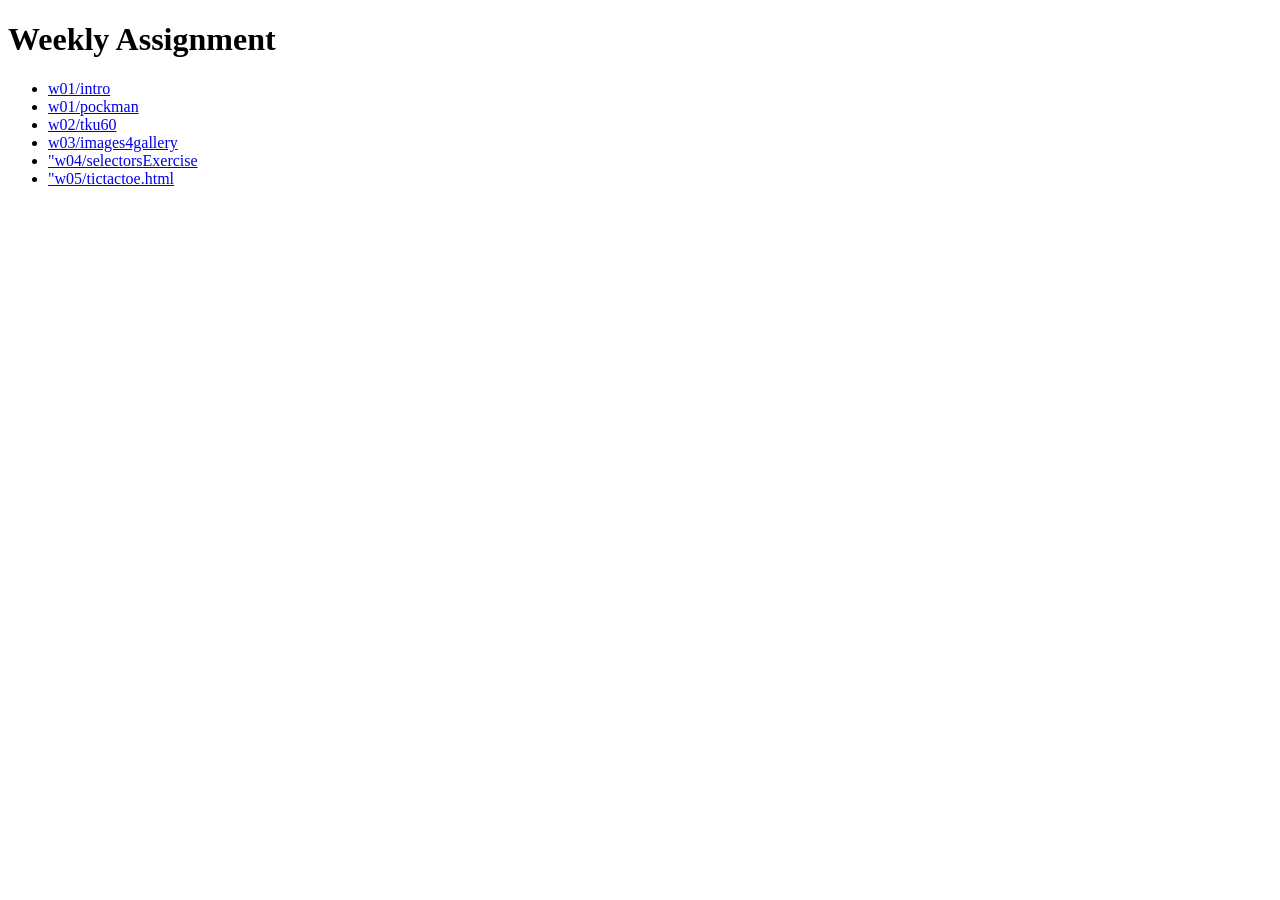
<file: index.html>
<!DOCTYPE html>
<html lang="en">
<head>
    <meta charset="UTF-8">
    <meta name="viewport" content="width=>, initial-scale=1.0">
    <meta http-equiv="X-UA-Compatible" content="ie=edge">
    <title>My Git Page</title>
</head>
<body>
    <h1>Weekly Assignment</h1>
    <ul>
        <li>
            <a href="w01/intro/intro.html">w01/intro</a>
        </li>
        <li>
            <a href="w01/table/pockmen.html">w01/pockman</a>
        </li>
        <li>
            <a href="w02/tku60.html">w02/tku60</a>
        </li>
        <li>
            <a href="w03/images4gallery.html">w03/images4gallery</a>
        </li>
        <li>
            <a href="w04/selectorsExercise.html">"w04/selectorsExercise</a>
        </li>
        <li>
            <a href="w05/tictactoe.html">"w05/tictactoe.html</a>
        </li>
    </ul>
</body>
</html>
</file>
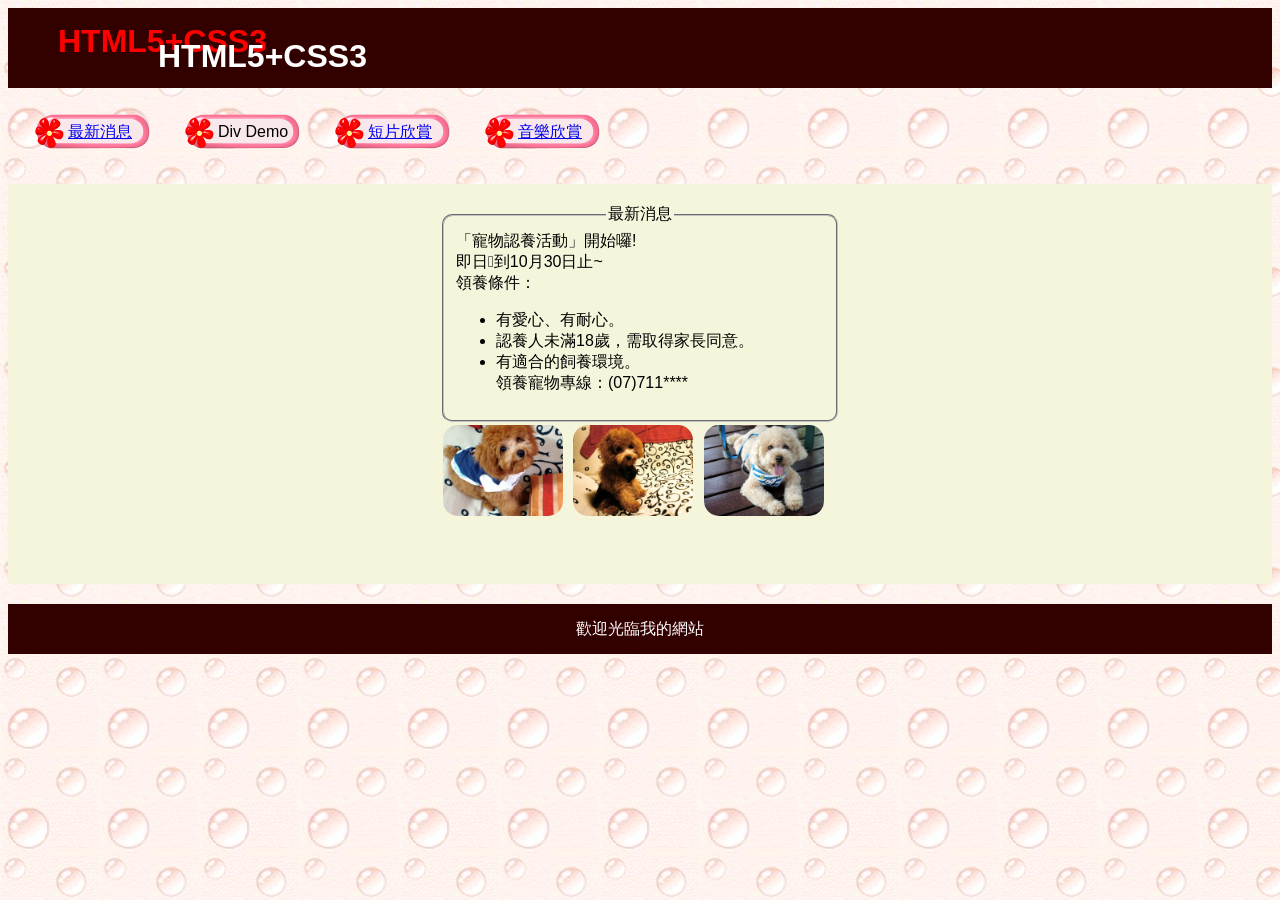
<file: w06/index.html>
<!Doctype html>
<html>

<head>
    <title>Pet Web</title>
    <meta http-equiv="Content-Type" content="text/html;charset=UTF-8">
    <link rel="stylesheet" href="css/pet.css">
    <script>
        function goPage(index) {
            let p = document.getElementById('content');
            switch (index) {
                case 1:

                    berak;
                case 2:
                    p.innerHTML = '<iframe width="100%" height="400" src="p1/div.html" frameborder=0>';
                    berak;
            }
        }
    </script>
</head>

<body>
    <div id="container">
        <header>
            <h1 id="text1">HTML5+CSS3</h1>
            <h1 id="text2">HTML5+CSS3</h1>
        </header>
        <aside>
            <nav>
                <ul>
                    <li><a href="index.html">最新消息</a></li>
                    <li><a onclick="goPage(2)">Div Demo</a></li>
                    <li><a href="movie.html">短片欣賞</a></li>
                    <li><a href="music.html">音樂欣賞</a></li>
                </ul>
            </nav>
        </aside>
        <article id="content">
            <section class="consection">
                <fieldset>
                    <legend>最新消息</legend>
                    「寵物認養活動」開始囉!
                    <br>即日到10月30日止~
                    <br> 領養條件：
                    <ul>
                        <li>有愛心、有耐心。</li>
                        <li>認養人未滿18歲，需取得家長同意。</li>
                        <li>有適合的飼養環境。
                            <br> 領養寵物專線：(07)711****
                        </li>
                    </ul>

                </fieldset>
                <img src="images/puppy1.png" />
                <img src="images/puppy2.png" />
                <img src="images/puppy3.png" />
            </section>


        </article>
        <footer>
            歡迎光臨我的網站
        </footer>
    </div>
</body>

</html>
</file>
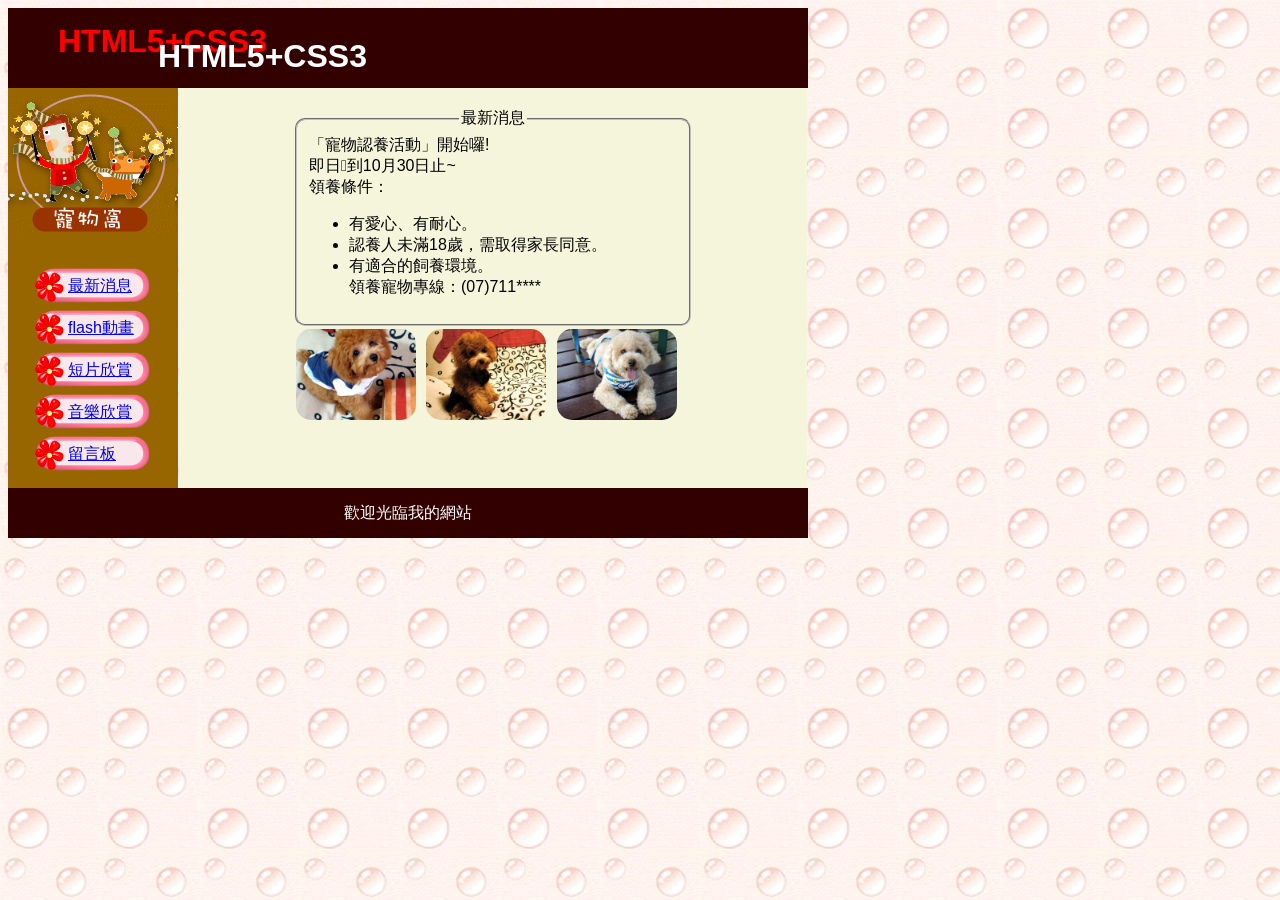
<file: w06/w06-pet/index.html>
<!Doctype html>
<html>

<head>
    <title>Pet Web</title>
    <meta http-equiv="Content-Type" content="text/html;charset=UTF-8">
    <link rel="stylesheet" href="css/pet.css">
</head>

<body>
    <div id="container">
        <header>
            <h1 id="text1">HTML5+CSS3</h1>
            <h1 id="text2">HTML5+CSS3</h1>
        </header>
        <aside>
            <nav>
                <ul>
                    <li><a href="index.html">最新消息</a></li>
                    <li><a href="flash.html">flash動畫</a></li>
                    <li><a href="movie.html">短片欣賞</a></li>
                    <li><a href="music.html">音樂欣賞</a></li>
                    <li><a href="message.html">留言板</a></li>
                </ul>
            </nav>
        </aside>
        <article>
            <section class="consection">
                <fieldset>
                    <legend>最新消息</legend>
                    「寵物認養活動」開始囉!
                    <br>即日到10月30日止~
                    <br> 領養條件：
                    <ul>
                        <li>有愛心、有耐心。</li>
                        <li>認養人未滿18歲，需取得家長同意。</li>
                        <li>有適合的飼養環境。
                            <br> 領養寵物專線：(07)711****
                        </li>
                    </ul>

                </fieldset>
                <img src="images/puppy1.png" />
                <img src="images/puppy2.png" />
                <img src="images/puppy3.png" />
            </section>


        </article>
        <footer>
            歡迎光臨我的網站
        </footer>
    </div>
</body>

</html>
</file>
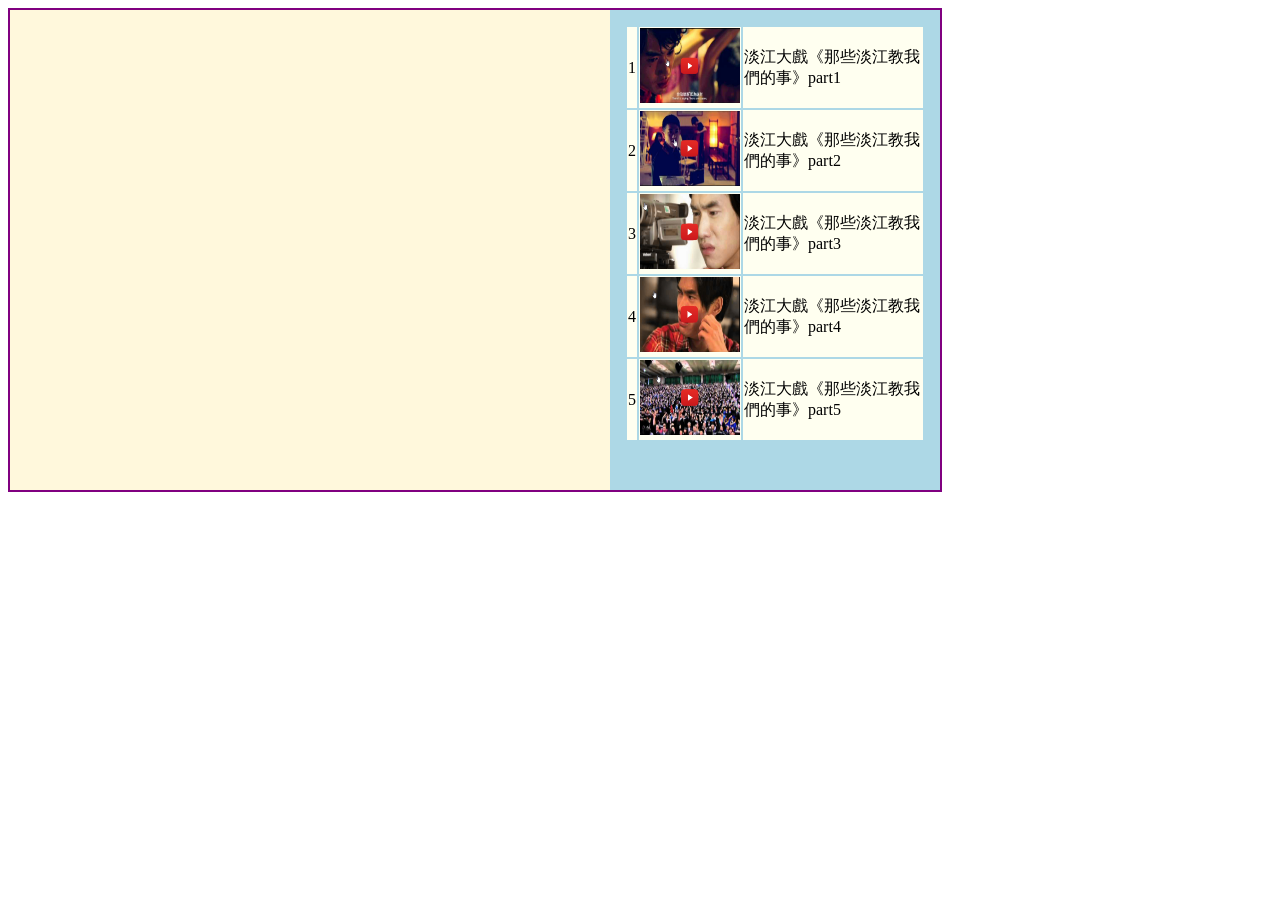
<file: w02/tku60.html>
<!DOCTYPE html>
<html lang="en">

<head>
    <meta charset="UTF-8">
    <meta name="viewport" content="width=device-width, initial-scale=1.0">
    <meta http-equiv="X-UA-Compatible" content="ie=edge">
    <title>TKU60</title>
    <style>
        #container {
            width: 930px;
            height: 480px;
            background-color: cornsilk;
            border: 2px solid purple;
        }

        #player {
            width: 600px;
            height: 100%;
            background-color: cornsilk;
            float: left;
        }

        #aside {
            width: 330px;
            height: 100%;
            background-color: lightblue;
            float: right;
        }
        .table{
            padding:10px;
            margin:5px;

        }

        .pic {
            width: 100px;
            height: 75px;

        }
        tr{
            background-color: ivory;
        }
    </style>
</head>

<body>
    <div id="container">
        <div id="player">
            <iframe width="600" height="100%" src="https://www.youtube.com/embed/RechrtUxfQc" frameborder="0" allow="accelerometer; autoplay; encrypted-media; gyroscope; picture-in-picture"
                allowfullscreen></iframe>

        </div>
        <div id="aside">
            <table class="table">
                <tr>
                    <td>1</td>
                    <td>
                        <img src="images/TKU1.png" class="pic" />
                    </td>
                    <td>
                        淡江大戲《那些淡江教我們的事》part1
                    </td>
                </tr>
                <tr>
                    <td>2</td>
                    <td>
                        <img src="images/TKU2.png" class="pic" />
                    </td>
                    <td>
                        淡江大戲《那些淡江教我們的事》part2
                    </td>
                </tr>
                <tr>
                    <td>3</td>
                    <td>
                        <img src="images/TKU3.png" class="pic" />
                    </td>
                    <td>
                        淡江大戲《那些淡江教我們的事》part3
                    </td>
                </tr>
                <tr>
                    <td>4</td>
                    <td>
                        <img src="images/TKU4.png" class="pic" />
                    </td>
                    <td>
                        淡江大戲《那些淡江教我們的事》part4
                    </td>
                </tr>
                <tr>
                    <td>5</td>
                    <td>
                        <img src="images/TKU5.png" class="pic" />
                    </td>
                    <td>
                        淡江大戲《那些淡江教我們的事》part5
                    </td>
                </tr>

            </table>

        </div>
    </div>
</body>

</html>
</file>
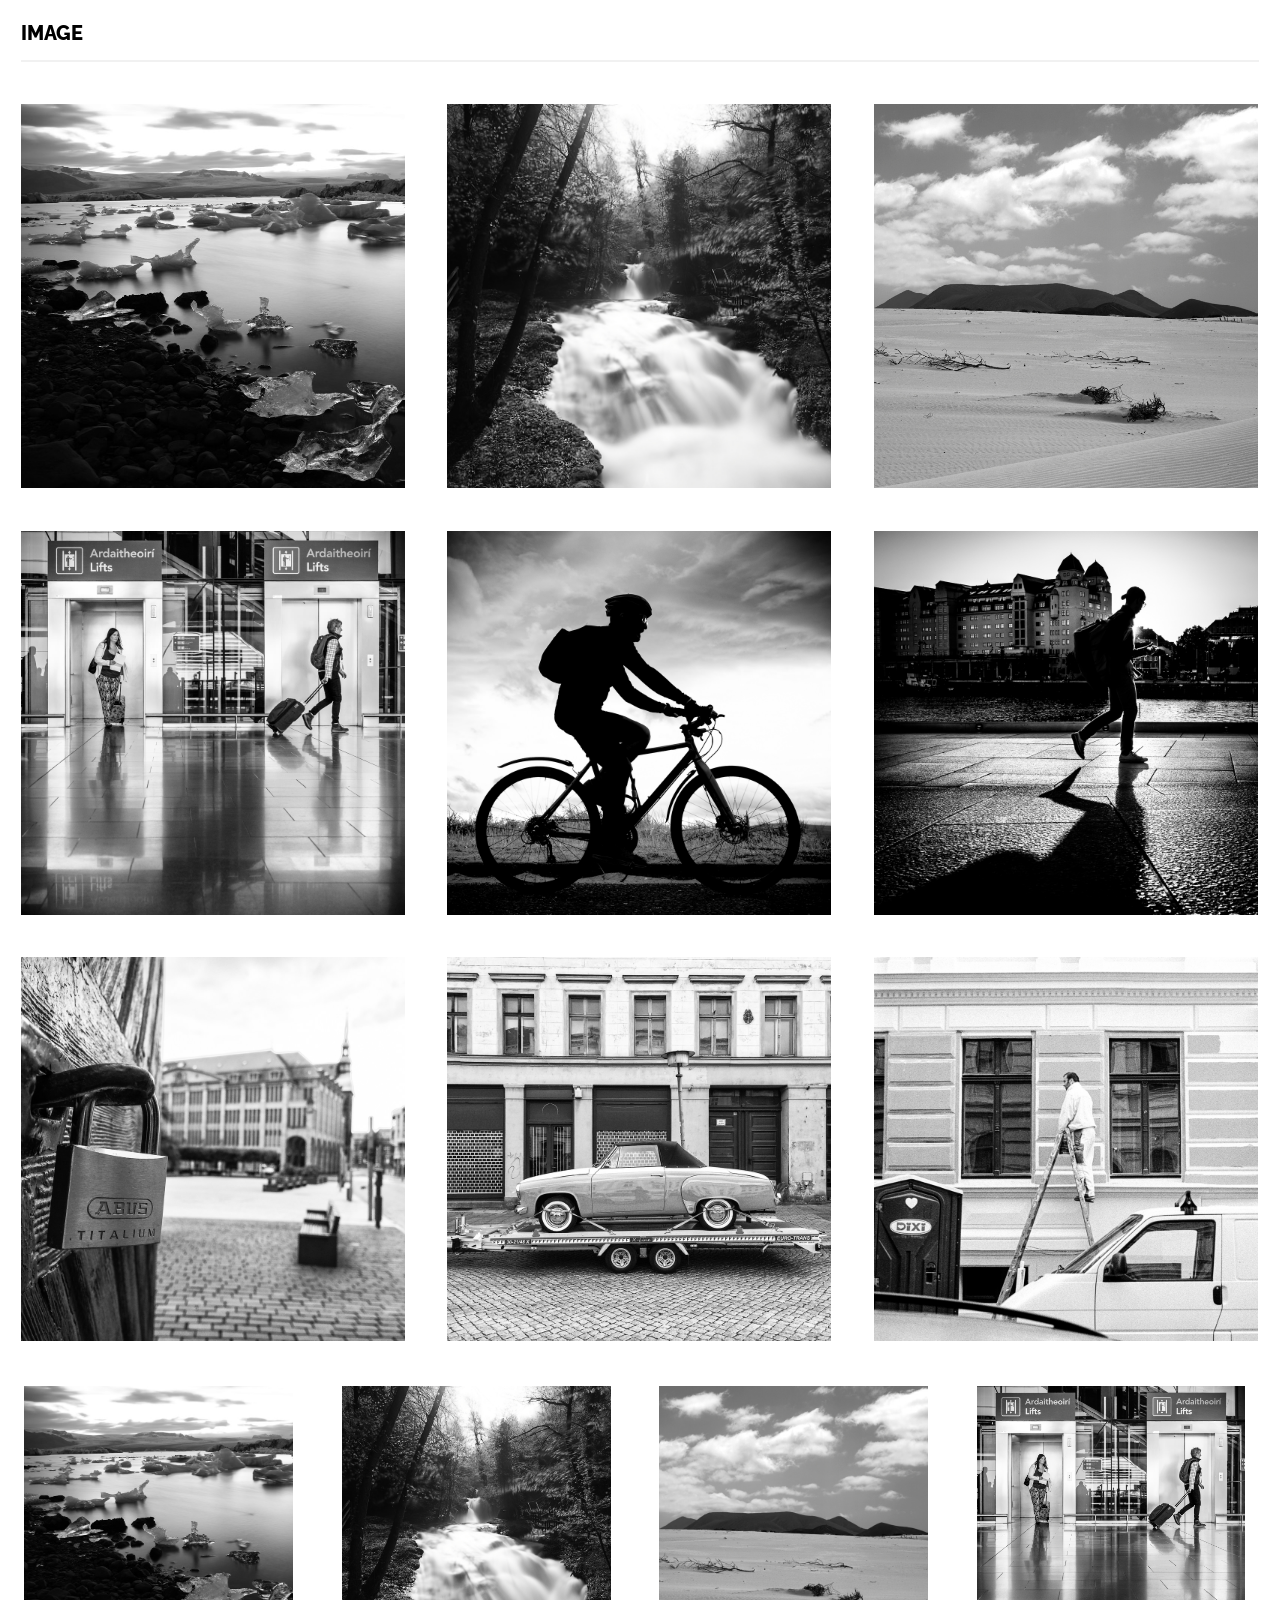
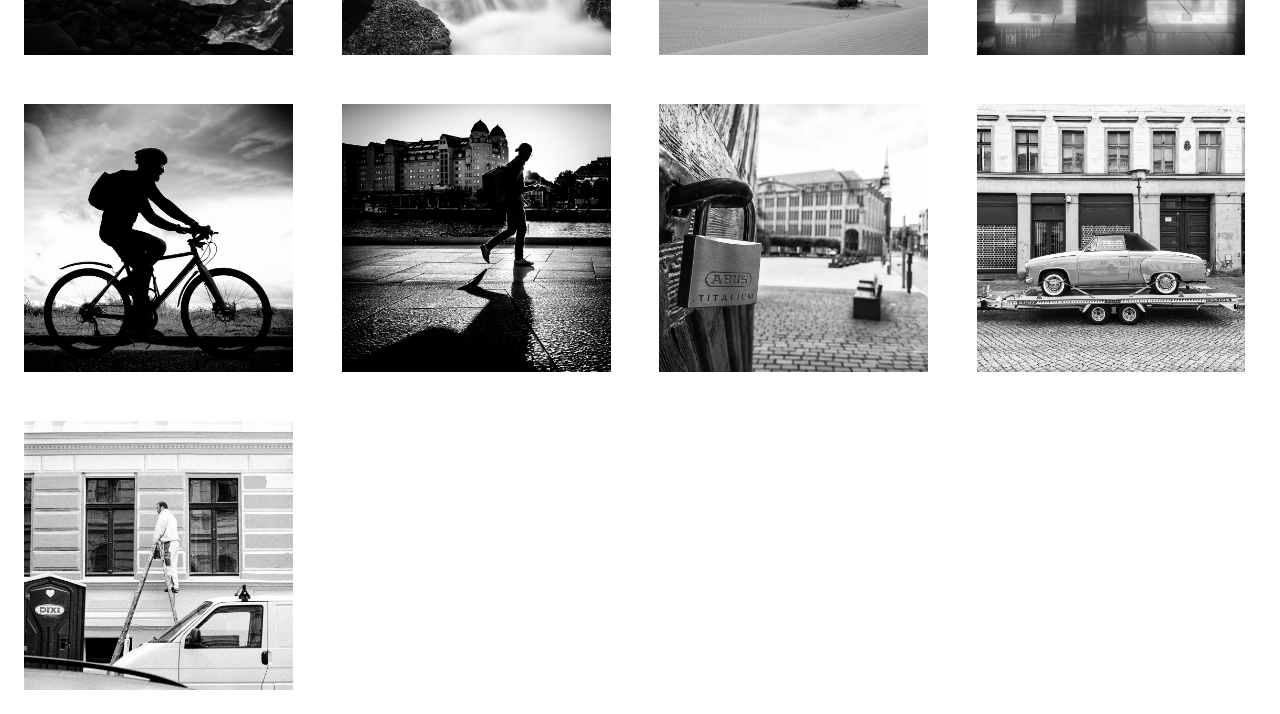
<file: w03/images4gallery.html>
<!DOCTYPE html>
<html>

<head>
    <title>Photo Blog</title>
    <link rel="stylesheet" type="text/css" href="//fonts.googleapis.com/css?family=Raleway" />
    <link rel="stylesheet" href="css/photo.css" </head> <body>

    <p>image</p>
    <div id="col3">
        <img src="img/img1.jpg">
        <img src="img/img2.jpg">
        <img src="img/img3.jpg">
        <img src="img/img4.jpg">
        <img src="img/img5.jpg">
        <img src="img/img6.jpg">
        <img src="img/img7.jpg">
        <img src="img/img8.jpg">
        <img src="img/img9.jpg">
    </div>

    <din id="col4">
        <!--每列有4個colum-->
        <img src="img/img1.jpg">
        <img src="img/img2.jpg">
        <img src="img/img3.jpg">
        <img src="img/img4.jpg">
        <img src="img/img5.jpg">
        <img src="img/img6.jpg">
        <img src="img/img7.jpg">
        <img src="img/img8.jpg">
        <img src="img/img9.jpg">
    </din>

    </div>
    </div>
    <!-- Massimo Margagnoni 
        <img src="http://c1.staticflickr.com/9/8450/8026519634_f33f3724ea_b.jpg">
        <img src="http://c2.staticflickr.com/8/7218/7209301894_c99d3a33c2_h.jpg">
        <img src="http://c2.staticflickr.com/8/7231/6947093326_df216540ff_b.jpg"> -->
    <!-- Giuseppe Milo 
        <img src="http://c1.staticflickr.com/9/8788/17367410309_78abb9e5b6_b.jpg">
        <img src="http://c2.staticflickr.com/6/5814/20700286354_762c19bd3b_b.jpg">
        <img src="http://c2.staticflickr.com/6/5647/21137202535_404bf25729_b.jpg">-->
    <!-- GörlitzPhotography 
        <img src="http://c2.staticflickr.com/6/5588/14991687545_5c8e1a2e86_b.jpg">
        <img src="http://c2.staticflickr.com/4/3888/14878097108_5997041006_b.jpg">
        <img src="http://c2.staticflickr.com/8/7579/15482110477_0b0e9e5421_b.jpg">-->
    <!-- All Photos Licensed Under Creative Commons 2.0 -->
    <!-- https://creativecommons.org/licenses/by/2.0/legalcode  -->

    </body>

</html>
</file>
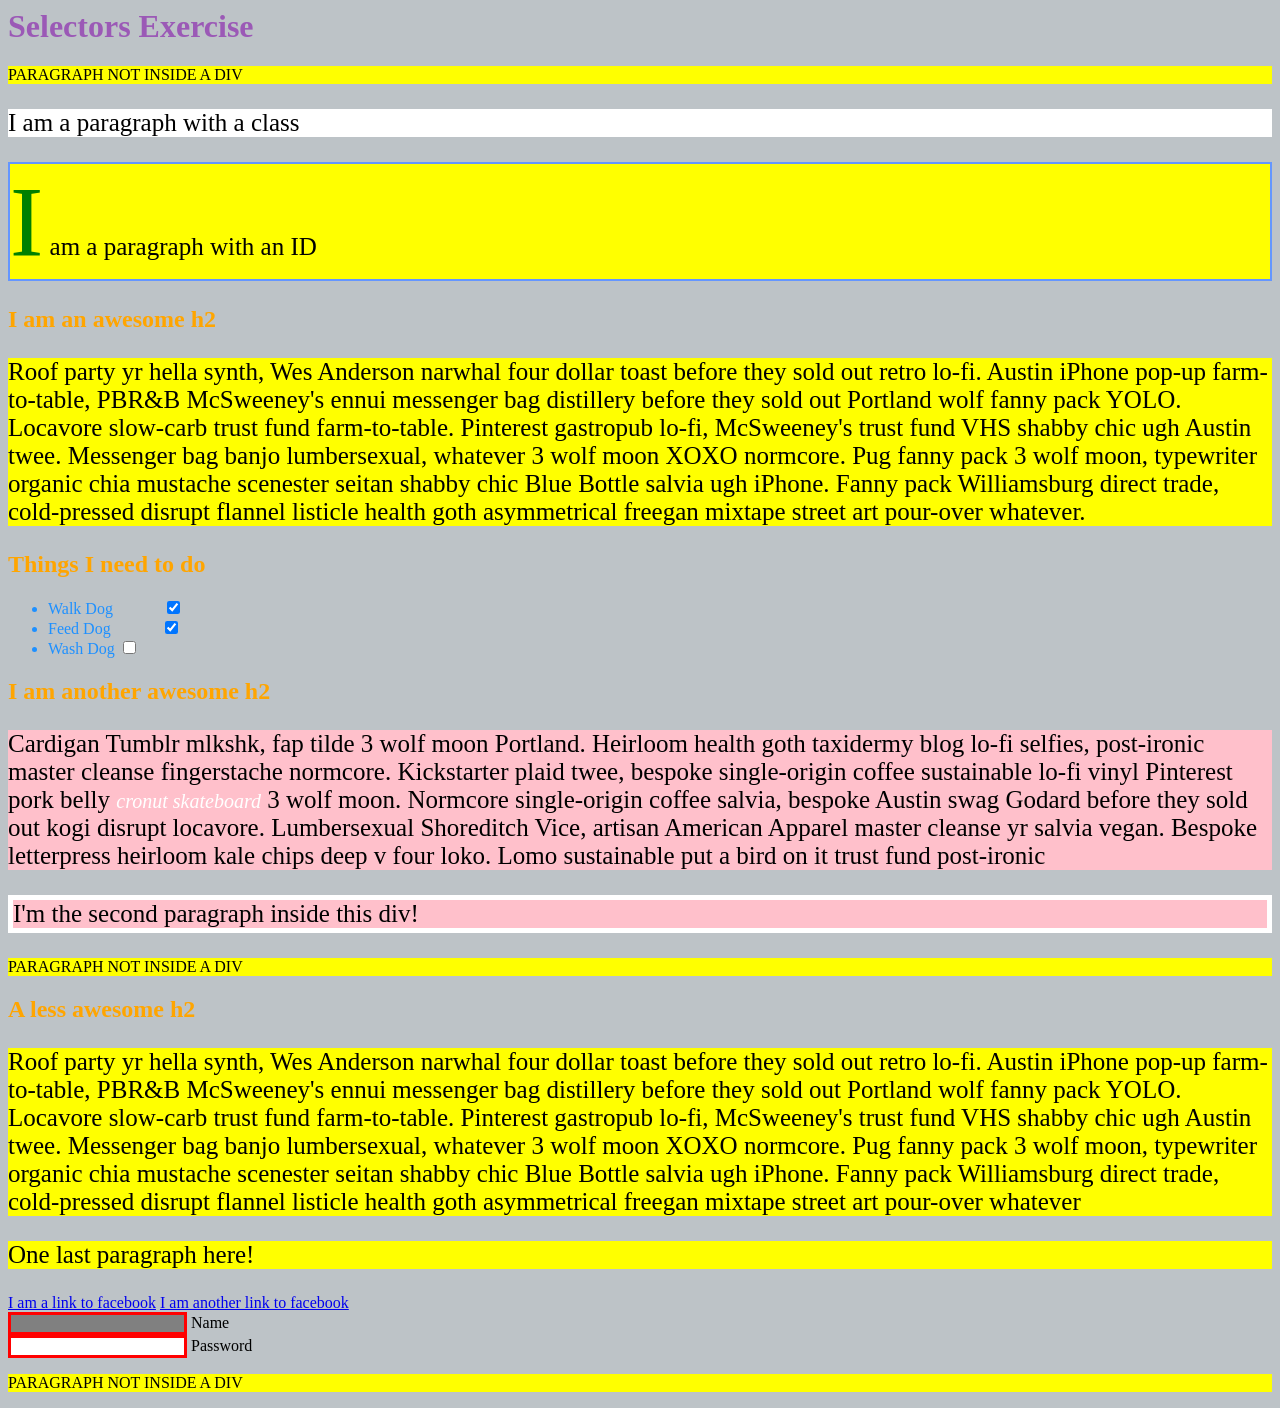
<file: w04/selectorsExercise.html>
<html>
<head>
  <meta charset="UTF-8">
  <title>Selectors Exercise</title>
  <link rel="stylesheet" type="text/css" href="selectors.css">
</head>
<body>
  <h1>Selectors Exercise</h1>

<p>PARAGRAPH NOT INSIDE A DIV</p>

<div>
  <p class="hello">I am a paragraph with a class</p>
  <p id="special">I am a paragraph with an ID</p>

  <h2>I am an awesome h2</h2>
  
  
  <p>Roof party yr hella synth, Wes Anderson narwhal four dollar toast before they sold out retro lo-fi. Austin iPhone pop-up farm-to-table, PBR&B McSweeney's ennui messenger bag distillery before they sold out Portland wolf fanny pack YOLO. Locavore slow-carb trust fund farm-to-table. Pinterest gastropub lo-fi, McSweeney's trust fund VHS shabby chic ugh Austin twee. Messenger bag banjo lumbersexual, whatever 3 wolf moon XOXO normcore. Pug fanny pack 3 wolf moon, typewriter organic chia mustache scenester seitan shabby chic Blue Bottle salvia ugh iPhone. Fanny pack Williamsburg direct trade, cold-pressed disrupt flannel listicle health goth asymmetrical freegan mixtape street art pour-over whatever.</p>

</div>

<div>
  <h2>Things I need to do</h2>

  <ul>
    <li>Walk Dog <input type="checkbox" checked> </li>
    <li>Feed Dog <input type="checkbox" checked> </li>
    <li>Wash Dog <input type="checkbox"></li>
  </ul>
</div>

<div>
  <h2>I am another awesome h2</h2>

  <p>Cardigan Tumblr mlkshk, fap tilde 3 wolf moon Portland. Heirloom health goth taxidermy blog lo-fi selfies, post-ironic master cleanse fingerstache normcore. Kickstarter plaid twee, bespoke single-origin coffee sustainable lo-fi vinyl Pinterest pork belly <em>cronut skateboard</em> 3 wolf moon. Normcore single-origin coffee salvia, bespoke Austin swag Godard before they sold out kogi disrupt locavore. Lumbersexual Shoreditch Vice, artisan American Apparel master cleanse yr salvia vegan. Bespoke letterpress heirloom kale chips deep v four loko. Lomo sustainable put a bird on it trust fund post-ironic</p>

  <p>I'm the second paragraph inside this div!</p>
</div>

<p>PARAGRAPH NOT INSIDE A DIV</p>


<div>
  <h2>A less awesome h2</h2>

  <p>Roof party yr hella synth, Wes Anderson narwhal four dollar toast before they sold out retro lo-fi. Austin iPhone pop-up farm-to-table, PBR&B McSweeney's ennui messenger bag distillery before they sold out Portland wolf fanny pack YOLO. Locavore slow-carb trust fund farm-to-table. Pinterest gastropub lo-fi, McSweeney's trust fund VHS shabby chic ugh Austin twee. Messenger bag banjo lumbersexual, whatever 3 wolf moon XOXO normcore. Pug fanny pack 3 wolf moon, typewriter organic chia mustache scenester seitan shabby chic Blue Bottle salvia ugh iPhone. Fanny pack Williamsburg direct trade, cold-pressed disrupt flannel listicle health goth asymmetrical freegan mixtape street art pour-over whatever</p>

  <p>One last paragraph here!</p>

  <a href="http://www.facebook.com">I am a link to facebook</a>
  <a href="http://www.facebook.com">I am another link to facebook</a>
  <br>

  <input type="text" name="name" /><label> Name</label><br/>
  <input type="password" name="password" /><label> Password</label><br/>

</div>

<p>PARAGRAPH NOT INSIDE A DIV</p>

</body>
</html>
</file>
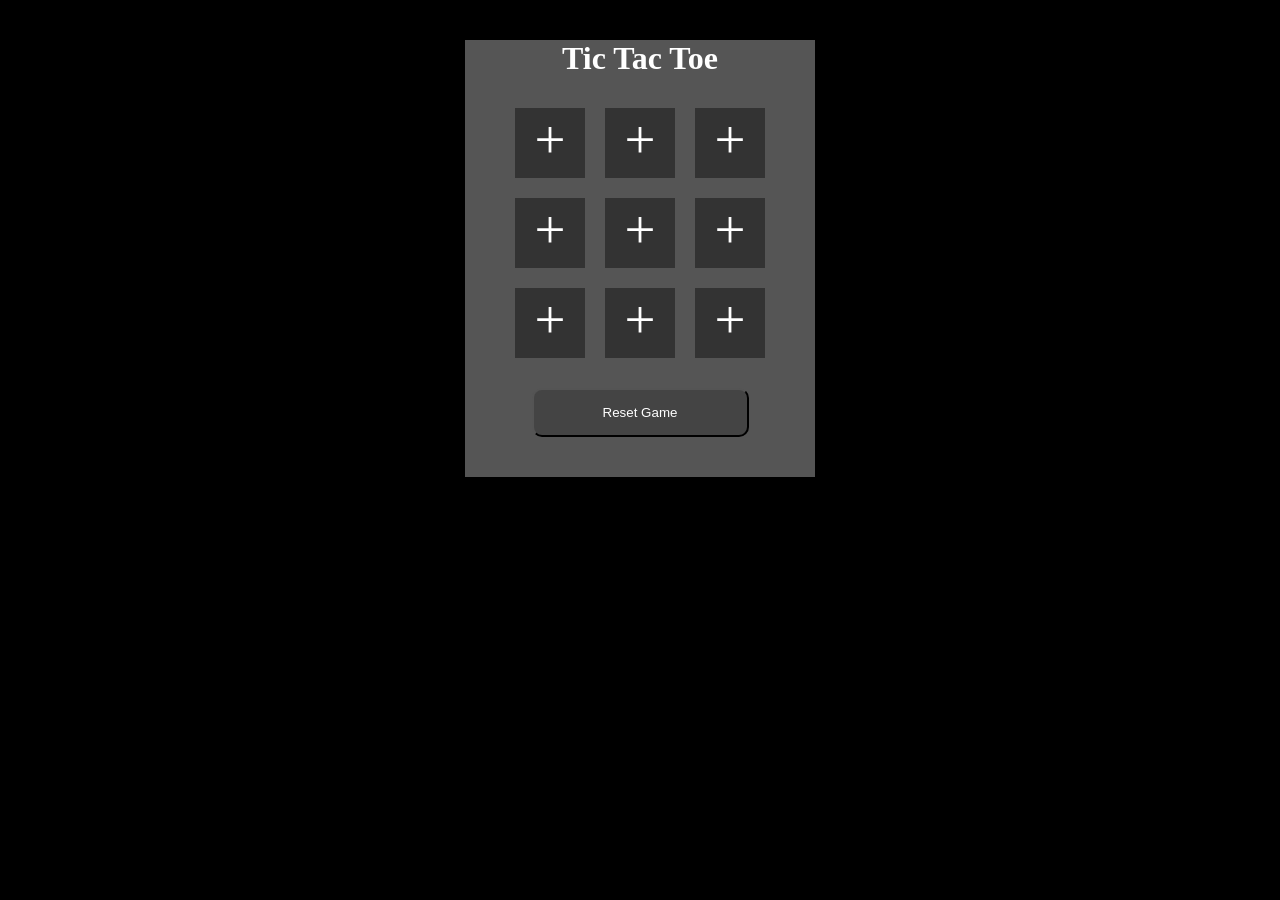
<file: w05/tictactoe.html>
<!DOCTYPE html>
<html lang="en">
<head>
    <meta charset="UTF-8">
    <meta name="viewport" content="width=device-width, initial-scale=1.0">
    <meta http-equiv="X-UA-Compatible" content="ie=edge">    
    <link rel="stylesheet" href="css/tictactoe.css">
    <title>TicTacToe</title>
</head>
<body>
    <div id="container">
        <header>
            <h1>Tic Tac Toe</h1>
        </header>
        <ul id="board">
            <li id="p1">+</li>
            <li id="p2">+</li>
            <li id="p3">+</li>
            <li id="p4">+</li>
            <li id="p5">+</li>
            <li id="p6">+</li>
            <li id="p7">+</li>
            <li id="p8">+</li>
            <li id="p9">+</li>
        </ul>
        <div class="clearfix"></div>
        <footer>
            <button id="reset">Reset Game</button>
        </footer>
    </div>
    <script src="https://ajax.googleapis.com/ajax/libs/jquery/3.3.1/jquery.min.js"></script>
    <script src="js/tictactoe.js"></script>
</body>
</html>
</file>
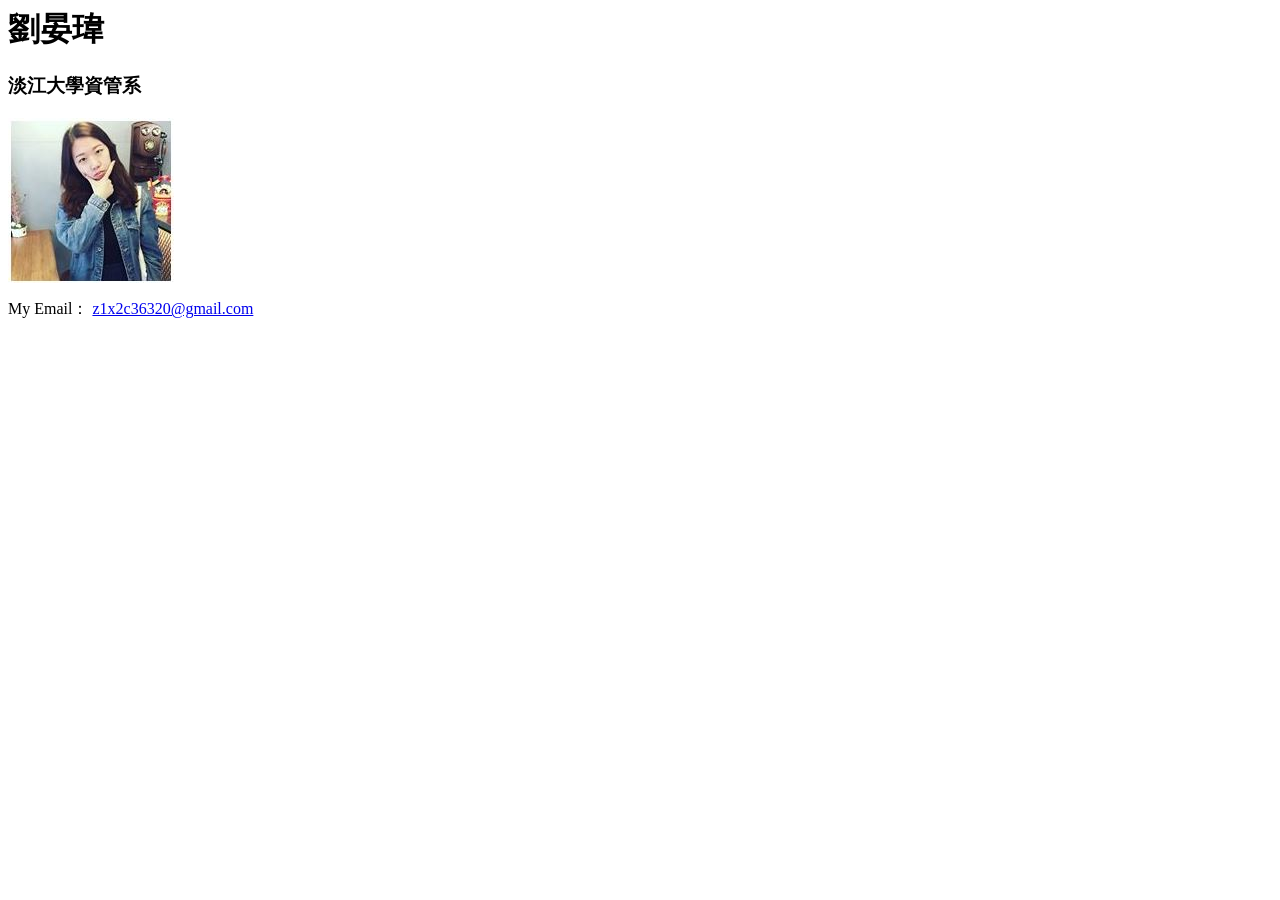
<file: w01/intro/intro.html>
<html>
    <head>
        <meta charset="utf-8">
        <title>
            My first homespage
        </title>
    </head>
        <body>
               <h1>劉晏瑋</h1>
               <h3>淡江大學資管系</h3>
               <img src="404632274.JPG"/>
               <p>
                My Email：
                <a href="z1x2c36320@gmail.com"> z1x2c36320@gmail.com</a>
        </body>
    
</html>
</file>
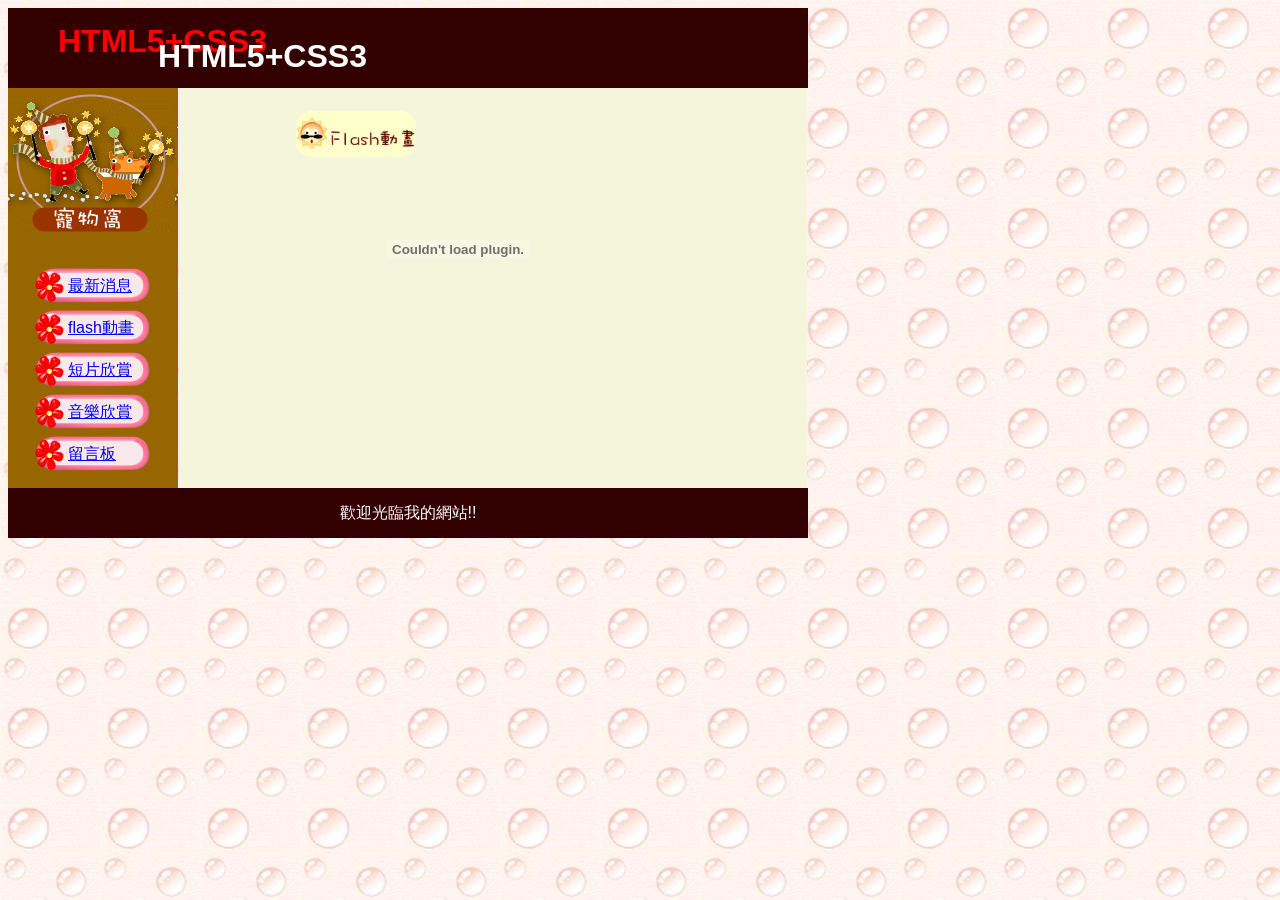
<file: w06/w06-pet/flash.html>
﻿<!DOCTYPE html>
<html>
<head>
<title>寵物窩</title>
<link rel=stylesheet type="text/css" href="css/pet.css">
</head>
<body>
<div id="main">
<!--標題-->
	<header>
		<h1 id="text1">HTML5+CSS3</h1>
		<h1 id="text2">HTML5+CSS3</h1>
	</header>
	<!--左方區塊-->
	<aside>
		<nav>
		<ul>
			<li><a href="index.htm">最新消息</a></li>
			<li><a href="flash.htm">flash動畫</a></li>
			<li><a href="movie.htm">短片欣賞</a></li>
			<li><a href="music.htm">音樂欣賞</a></li>	
			<li><a href="message.htm">留言板</a></li>	
		</ul>
		</nav>
	</aside>
	<!--主內容-->
	<article>
		<section class="consection">	
		<img src="images/flash.gif" alt="flash動畫圖示">
			<!--Flash動畫語法開始-->
			<embed src="dog.swf" width="330" height="170">
			<!--Flash動畫語法結束-->
		</section>		
	</article>
	<!--頁尾-->
	<footer>歡迎光臨我的網站!!</footer>
</div>

</body>
</html>
</file>
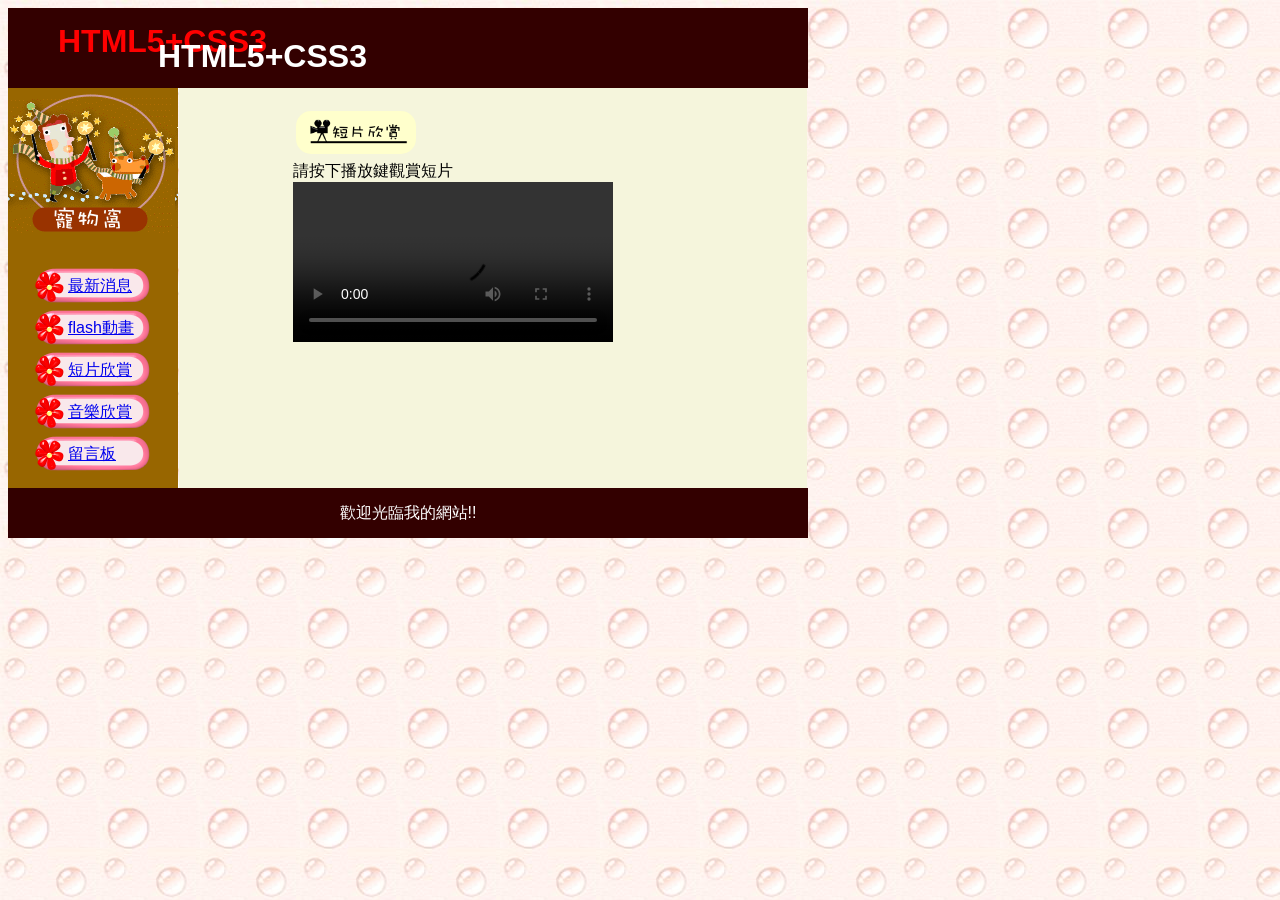
<file: w06/w06-pet/movie.html>
﻿<!DOCTYPE html>
<html>
<head>
<title>寵物窩</title>
<link rel=stylesheet type="text/css" href="css/pet.css">
</head>
<body>
<div id="main">
<!--標題-->
	<header>
		<h1 id="text1">HTML5+CSS3</h1>
		<h1 id="text2">HTML5+CSS3</h1>
	</header>
	<!--左方區塊-->
	<aside>
		<nav>
		<ul>
			<li><a href="index.html">最新消息</a></li>
			<li><a href="flash.html">flash動畫</a></li>
			<li><a href="movie.html">短片欣賞</a></li>
			<li><a href="music.html">音樂欣賞</a></li>	
			<li><a href="message.html">留言板</a></li>		
		</ul>
		</nav>
	</aside>
	<!--主內容-->
	<article>
		<section class="consection">	
		<img src="images/movie.gif" alt="短片欣賞圖示" /><br />
		請按下播放鍵觀賞短片
			<!--加入影片語法開始-->
			<video controls="controls" width="320">
			   <source src="butterfly.mp4" type="video/mp4" />
			   您的瀏覽器不支援此影音播放模式!
			</video>
			<!--加入影片語法結束-->
		</section>		
	</article>
	<!--頁尾-->
	<footer>歡迎光臨我的網站!!</footer>
</div>

</body>
</html>
</file>
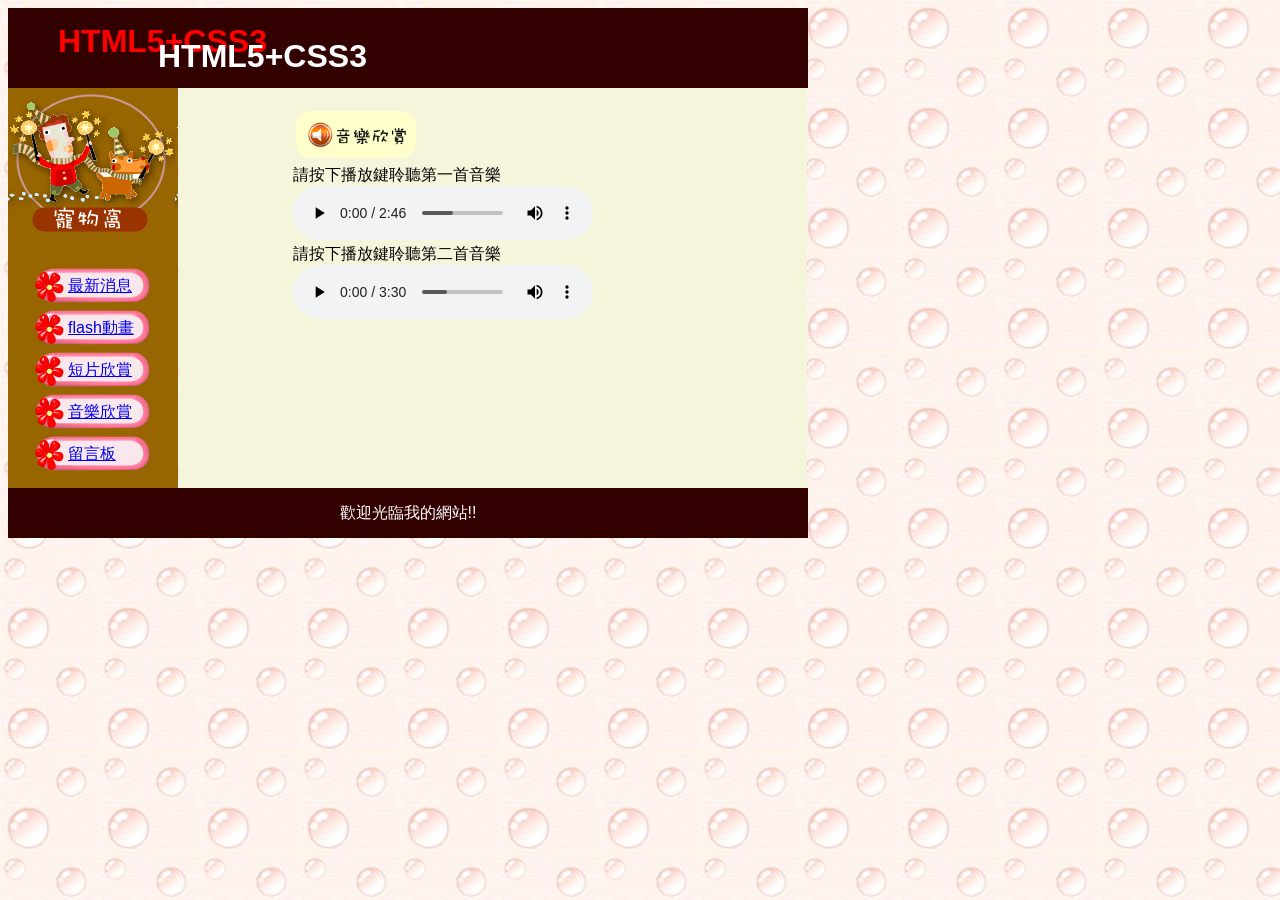
<file: w06/w06-pet/music.html>
﻿<!DOCTYPE html>
<html>
<head>
<title>寵物窩</title>
<link rel=stylesheet type="text/css" href="css/pet.css">
</head>
<body>
<div id="main">
<!--標題-->
	<header>
		<h1 id="text1">HTML5+CSS3</h1>
		<h1 id="text2">HTML5+CSS3</h1>
	</header>
	<!--左方區塊-->
	<aside>
		<nav>
		<ul>
			<li><a href="index.htm">最新消息</a></li>
			<li><a href="flash.htm">flash動畫</a></li>
			<li><a href="movie.htm">短片欣賞</a></li>
			<li><a href="music.htm">音樂欣賞</a></li>	
			<li><a href="message.htm">留言板</a></li>	
		</ul>
		</nav>
	</aside>
	<!--主內容-->
	<article>
		<section class="consection">	
		<img src="images/music.gif" alt="音樂欣賞圖示" /><br />
		請按下播放鍵聆聽第一首音樂
			<!--加入音樂語法開始-->
				<audio controls="controls">
				   <source src="music.mp3" />  
				   您的瀏覽器不支援audio播放模式!
				</audio><br />
				請按下播放鍵聆聽第二首音樂
				<audio controls="controls">
				   <source src="music1.mp3" />
				   您的瀏覽器不支援audio播放模式!
				</audio>
			<!--加入音樂語法結束-->
		</section>		
	</article>
	<!--頁尾-->
	<footer>歡迎光臨我的網站!!</footer>
</div>

</body>
</html>
</file>
<file: w06/css/pet.css>
body {
    font-family: Arial, Helvetica, sans-serif, 微軟正黑體;
    background-image: url(../images/bg.jpg);
}

header {
    width: 100%;
    height: 80px;
    background-color: #330000;
}

h1#text1 {
    position: absolute;
    color: #FF0000;
    margin-top: 15px;
    margin-left: 50px;
}

h1#text2 {
    position: absolute;
    color: #FFFFFF;
    margin-top: 30px;
    margin-left: 150px;
}

aside {
    width: 100%;
    height: 60px;
}

article {
    width: 100%;
    height: 400px;
    margin: 20px auto;
    /*margin-left: 171px;*/
    background-color: beige
}

footer {
    width: 100%;
    height: 50px;
    background-color: #330000;
    color: #FFFFFF;
    text-align: center;
    line-height: 50px;
}

nav {
    margin-top: 0px;
}

nav ul {
    padding: 10px;
    list-style: none;
}

nav ul li {
    float: left;
}

nav ul li a {
    display: block;
    width: 150px;
    height: 42px;
    background-image: url(../images/btn.png);
    text-indent: 50px;
    line-height: 35px;
}

nav ul li a:hover {
    background-image: url(../images/btn_hover.png);
    color: white;
}

img {
    width: 120px;
    margin: 3px;
    border-radius: 15px;
}

.consection {
    width: 400px;
    margin: 0px auto;
    padding: 20px;
}

fieldset {
    border-radius: 10px;
}

fieldset legend {
    text-align: center;
}
</file>
<file: w06/w06-pet/css/pet.css>
body{
  font-family: Arial, Helvetica, sans-serif, 微軟正黑體;
  background-image: url(../images/bg.jpg);  
}

header{
    width: 800px;
    height: 80px;
    background-color: #330000;
}

h1#text1{
    position: absolute;
    color: #FF0000;
    margin-top: 15px;
    margin-left: 50px;
}

h1#text2{
    position: absolute;
    color: #FFFFFF;
    margin-top: 30px;
    margin-left: 150px;
}

aside{
    width: 170px;
    height: 400px;
    background-image: url(../images/bg_lt.png);
    float: left;
}

article{
    width: 628px;
    height: 400px;
    margin-left: 171px;
    background-color: beige
}

footer{
    width: 800px;
    height: 50px;
    background-color: #330000;
    color: #FFFFFF;
    text-align: center;
    line-height: 50px;
}

nav{
    margin-top: 170px;
}

nav ul{
    padding: 10px;
    list-style: none;
}

nav ul li a{
    display: block;
    width: 150px;
    height: 42px;
    background-image: url(../images/btn.png);
    text-indent: 50px;
    line-height: 35px;
}

nav ul li a:hover{
    background-image: url(../images/btn_hover.png);
    color: white;
}

img{
    width: 120px;
    margin: 3px;
    border-radius: 15px;
}

.consection{
    width: 400px;
    margin: 0px auto;
    padding: 20px;
}

fieldset{
    border-radius: 10px;
}

fieldset legend{
    text-align: center;
}
</file>
<file: w03/css/photo.css>
*{
    margin:0;
    padding:0;
}

p{
   font-family:Raleway;
    font-size:20px;
    text-transform:uppercase;
    font-weight:800;
    margin:1.65%;
    border-bottom:2px solid #f1f1f1;
    padding-bottom:15px;


}
#col3 img{ /*col3下面的img*/
    width:30%;
    margin:1.65%;
    float:left;
}

#col4 img{
    width:21%;
    margin:1.9%;
    float:left;
}
</file>
<file: w04/selectors.css>
/* Style the HTML elements according to the following instructions. 
DO NOT ALTER THE EXISTING HTML TO DO THIS.  WRITE ONLY CSS!

/* Give the <body> element a background of #bdc3c7*/
body{
    background: #bdc3c7;
}

/* Make the <h1> element #9b59b6*/
h1{
   color: #9b59b6;
}

/* Make all <h2> elements orange */
h2{
    color:orange;
 }

/* Make all <li> elements blue(pick your own hexadecimal blue)*/ 
li{
    color:#1E90FF;
}

/*Change the background on every paragraph to be yellow*/
p{
    background-color:yellow;
}

/*Make all inputs have a 3px red border*/
input{
    border:3px solid red;
}

/* Give everything with the class 'hello' a white background*/
.hello{
    background-color: white;
}

/* Give the element with id 'special' a 2px solid blue border(pick your own rgb blue)*/
#special{
    border:2px solid rgb(100,150,280);
}

/*Make all the <p>'s that are nested inside of divs 25px font(font-size: 25px)*/
div p{
    font-size:25px;
}

/*Make only inputs with type 'text' have a gray background*/
input[type=text]{
    background-color: gray;
}

/* Give both <p>'s inside the 3rd <div> a pink background*/
div:nth-of-type(3) p{
    background-color: pink;
}

/* Give the 2nd <p> inside the 3rd <div> a 5px white border*/
div:nth-of-type(3) p:nth-of-type(2){
    border:5px solid white;
}

/* Make the <em> in the 3rd <div> element white and 20px font(font-size:20px)*/
div:nth-of-type(3) em{
    color:white;
    font-size: 20px;
}


/*BONUS CHALLENGES*/
/*You may need to research some other selectors and properties*/

/*Make all "checked" checkboxes have a left margin of 50px(margin-left: 50px)*/
input:checked{
    margin-left: 50px;
}

/* Make the <label> elements all UPPERCASE without changing the HTML(definitely look this one up*/
label{
    text-transform: uppercase:
}

/*Make the first letter of the element with id 'special' green and 100px font size(font-size: 100)*/
#special:first-letter{
    color: green;
    font-size: 100px;
}

/*Make the <h1> element's color change to blue when hovered over */
h1:hover{
    color:blue;
}

/*Make the <a> element's that have been visited gray */
a:visited{
    color: gray;
}
</file>
<file: w05/css/tictactoe.css>
body{
    background: black;
}
#container{
    width:350px;
    background:#555;
    margin:40px auto;
    padding-bottom: 20px;
}

h1{
    text-align: center;
    color: #ffffff;
}

#board li{
    width:70px;
    height: 70px;
    background: #333;
    margin: 10px;
    list-style: none;
    color: #FFF;
    font-size: 55px;
    text-align: center;
    float: left;
}

.clearfix{
    clear:both ;  /*清掉上面的float:left，不影響下面*/

}
footer{
    text-align: center;
    padding: 20px;
}
#reset{
    width: 70%;
    background: #444444;
    color: #FFF;
    padding: 15px;
    border-radius:10px; /*圓弧角*/
}

.o{
    color: green !important;
}

.x{
    color: red !important;
}
</file>
